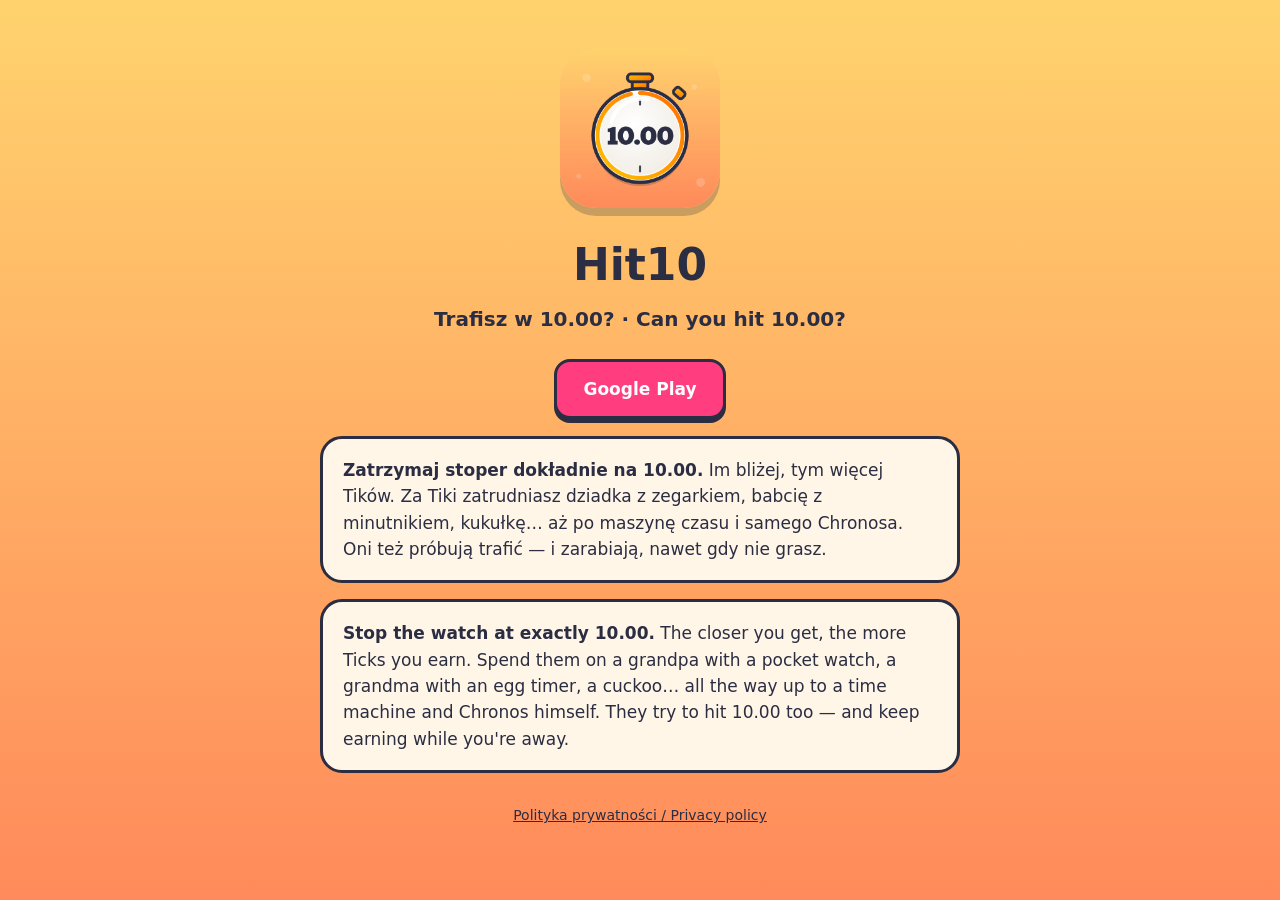
<file: site/hit10/index.html>
<!doctype html>
<html lang="pl">
<head>
<meta charset="utf-8">
<meta name="viewport" content="width=device-width, initial-scale=1">
<title>Hit10 — trafisz w 10.00?</title>
<meta name="description" content="Zatrzymaj stoper dokładnie na 10.00. Gra zręcznościowa i idle w jednym. / Stop the watch at exactly 10.00.">
<link rel="icon" href="icon.png">
<style>
  :root { --ink: #2B2D42; --accent: #FF3D7F; }
  body { margin: 0; min-height: 100vh; color: var(--ink);
         background: linear-gradient(#FFD36E, #FF8A5B);
         font: 17px/1.55 system-ui, -apple-system, "Segoe UI", Roboto, sans-serif; }
  main { max-width: 640px; margin: 0 auto; padding: 48px 16px; text-align: center; }
  img { width: 160px; height: 160px; border-radius: 36px;
        box-shadow: 0 8px 0 rgba(43,45,66,.25); }
  h1 { font-size: 44px; margin: 16px 0 0; }
  .tag { font-size: 20px; font-weight: 700; margin: 4px 0 24px; }
  .card { background: #FFF6E8; border: 3px solid var(--ink); border-radius: 22px;
          padding: 18px 20px; margin: 16px 0; text-align: left; }
  .btn { display: inline-block; background: var(--accent); color: #fff; font-weight: 800;
         text-decoration: none; padding: 14px 26px; border: 3px solid var(--ink);
         border-radius: 16px; box-shadow: 0 4px 0 var(--ink); }
  footer { margin-top: 32px; font-size: 14px; }
  footer a { color: var(--ink); }
</style>
</head>
<body>
<main>
  <img src="icon.png" alt="Hit10">
  <h1>Hit10</h1>
  <p class="tag">Trafisz w 10.00? · Can you hit 10.00?</p>
  <p><a class="btn" href="https://play.google.com/store/apps/details?id=io.github.dombearx.hit10">Google Play</a></p>
  <div class="card" lang="pl">
    <b>Zatrzymaj stoper dokładnie na 10.00.</b> Im bliżej, tym więcej Tików.
    Za Tiki zatrudniasz dziadka z zegarkiem, babcię z minutnikiem, kukułkę…
    aż po maszynę czasu i samego Chronosa. Oni też próbują trafić — i zarabiają,
    nawet gdy nie grasz.
  </div>
  <div class="card" lang="en">
    <b>Stop the watch at exactly 10.00.</b> The closer you get, the more Ticks
    you earn. Spend them on a grandpa with a pocket watch, a grandma with an
    egg timer, a cuckoo… all the way up to a time machine and Chronos himself.
    They try to hit 10.00 too — and keep earning while you're away.
  </div>
  <footer>
    <a href="privacy.html">Polityka prywatności / Privacy policy</a>
  </footer>
</main>
</body>
</html>
</file>
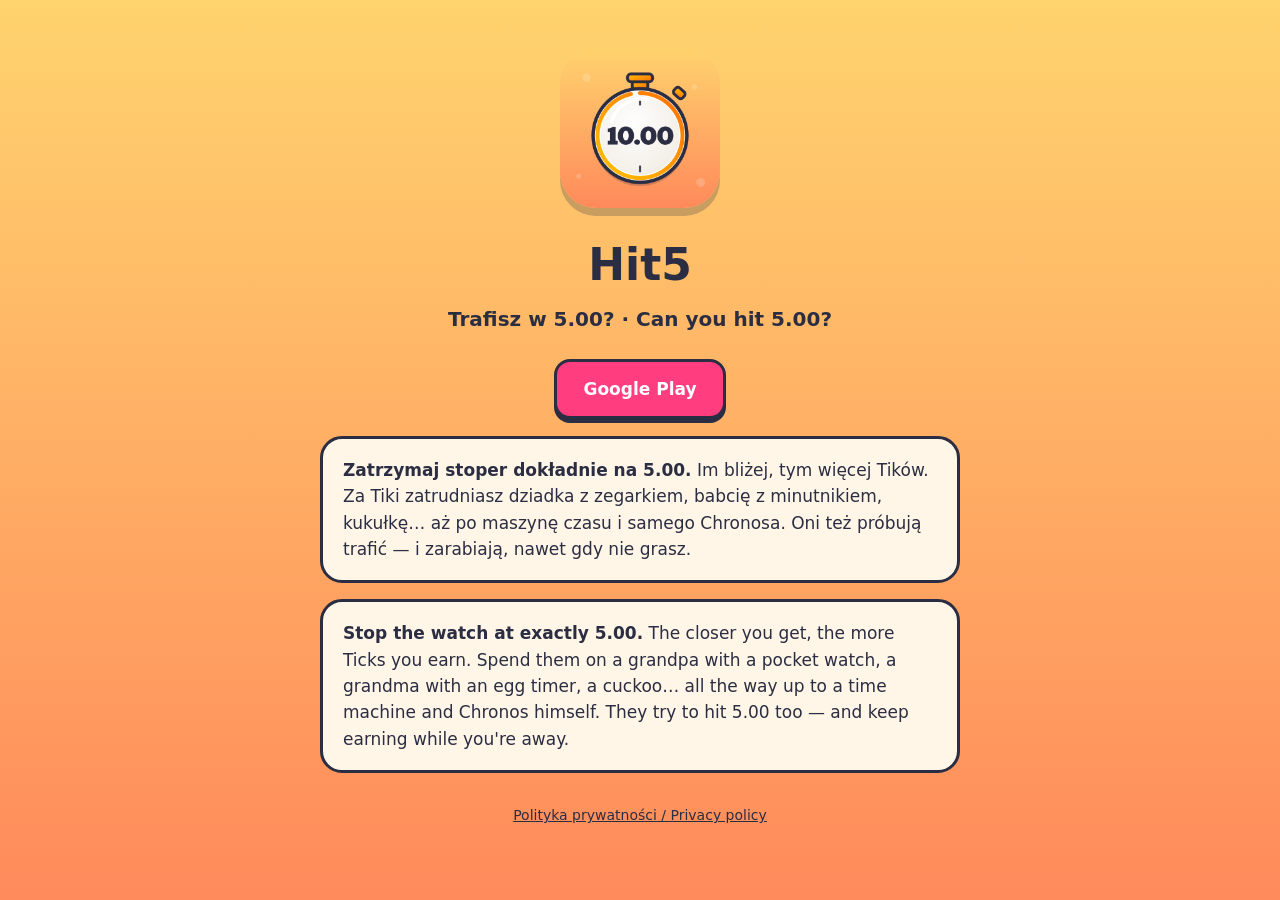
<file: site/hit5/index.html>
<!doctype html>
<html lang="pl">
<head>
<meta charset="utf-8">
<meta name="viewport" content="width=device-width, initial-scale=1">
<title>Hit5 — trafisz w 5.00?</title>
<meta name="description" content="Zatrzymaj stoper dokładnie na 5.00. Gra zręcznościowa i idle w jednym. / Stop the watch at exactly 5.00.">
<link rel="icon" href="icon.png">
<style>
  :root { --ink: #2B2D42; --accent: #FF3D7F; }
  body { margin: 0; min-height: 100vh; color: var(--ink);
         background: linear-gradient(#FFD36E, #FF8A5B);
         font: 17px/1.55 system-ui, -apple-system, "Segoe UI", Roboto, sans-serif; }
  main { max-width: 640px; margin: 0 auto; padding: 48px 16px; text-align: center; }
  img { width: 160px; height: 160px; border-radius: 36px;
        box-shadow: 0 8px 0 rgba(43,45,66,.25); }
  h1 { font-size: 44px; margin: 16px 0 0; }
  .tag { font-size: 20px; font-weight: 700; margin: 4px 0 24px; }
  .card { background: #FFF6E8; border: 3px solid var(--ink); border-radius: 22px;
          padding: 18px 20px; margin: 16px 0; text-align: left; }
  .btn { display: inline-block; background: var(--accent); color: #fff; font-weight: 800;
         text-decoration: none; padding: 14px 26px; border: 3px solid var(--ink);
         border-radius: 16px; box-shadow: 0 4px 0 var(--ink); }
  footer { margin-top: 32px; font-size: 14px; }
  footer a { color: var(--ink); }
</style>
</head>
<body>
<main>
  <img src="icon.png" alt="Hit5">
  <h1>Hit5</h1>
  <p class="tag">Trafisz w 5.00? · Can you hit 5.00?</p>
  <p><a class="btn" href="https://play.google.com/store/apps/details?id=io.github.dombearx.hit10">Google Play</a></p>
  <div class="card" lang="pl">
    <b>Zatrzymaj stoper dokładnie na 5.00.</b> Im bliżej, tym więcej Tików.
    Za Tiki zatrudniasz dziadka z zegarkiem, babcię z minutnikiem, kukułkę…
    aż po maszynę czasu i samego Chronosa. Oni też próbują trafić — i zarabiają,
    nawet gdy nie grasz.
  </div>
  <div class="card" lang="en">
    <b>Stop the watch at exactly 5.00.</b> The closer you get, the more Ticks
    you earn. Spend them on a grandpa with a pocket watch, a grandma with an
    egg timer, a cuckoo… all the way up to a time machine and Chronos himself.
    They try to hit 5.00 too — and keep earning while you're away.
  </div>
  <footer>
    <a href="privacy.html">Polityka prywatności / Privacy policy</a>
  </footer>
</main>
</body>
</html>
</file>
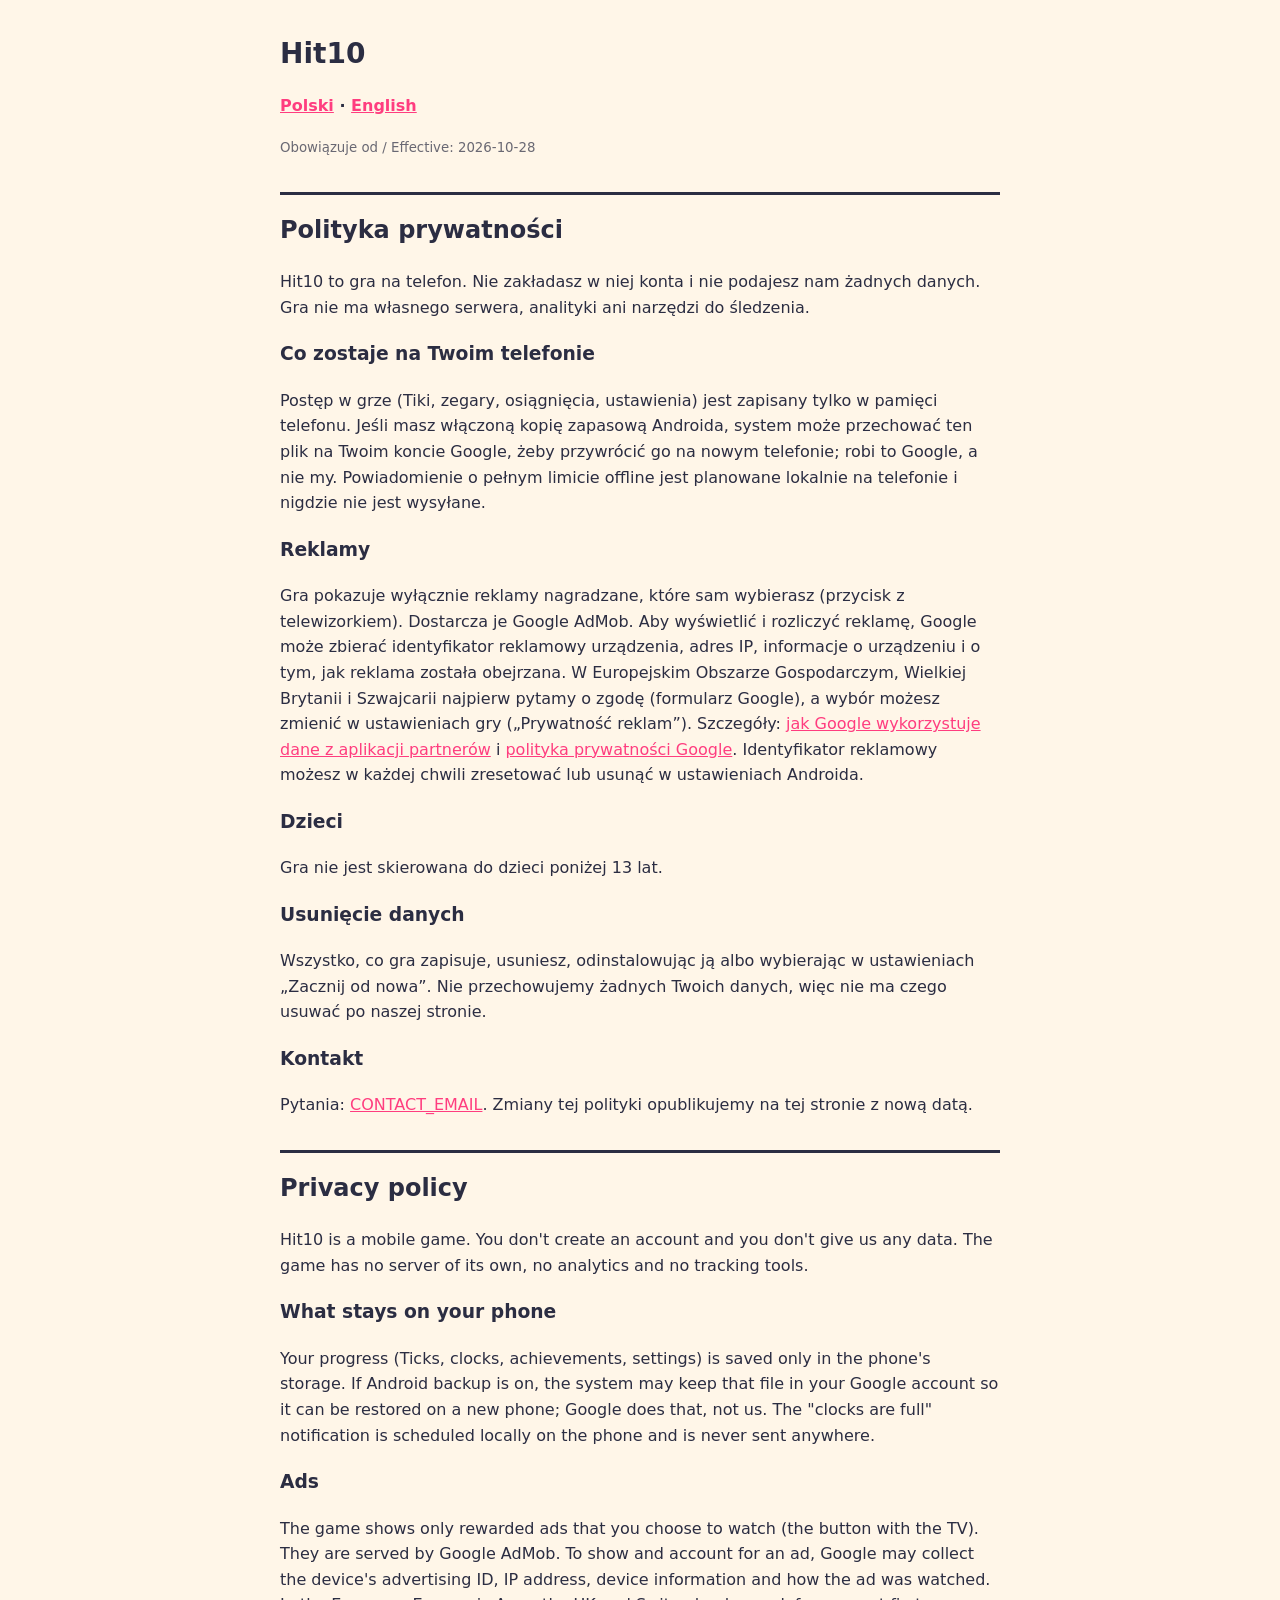
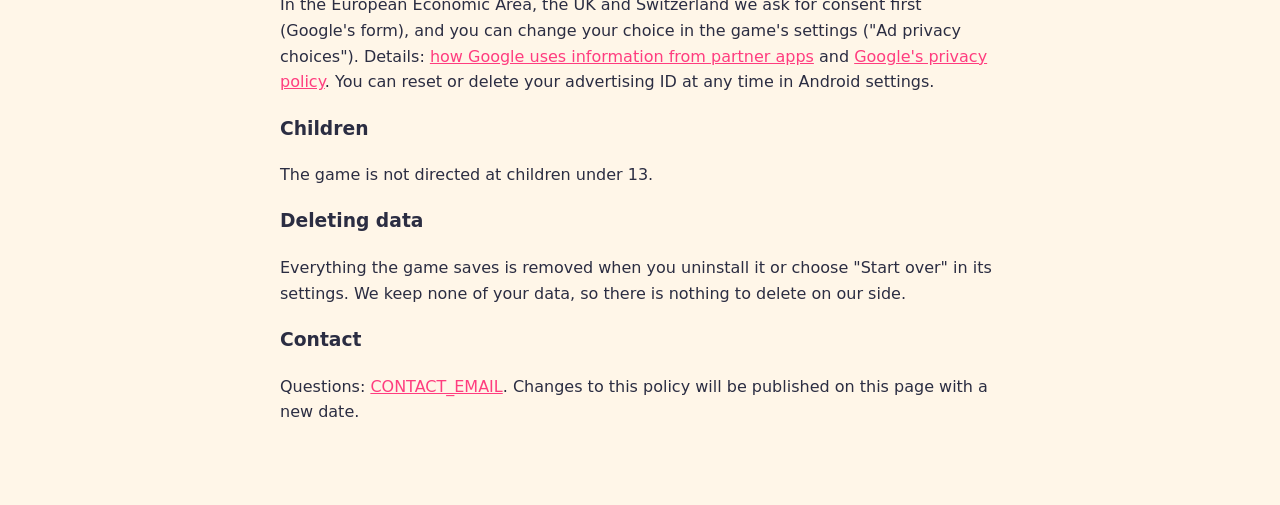
<file: site/hit10/privacy.html>
<!doctype html>
<html lang="pl">
<head>
<meta charset="utf-8">
<meta name="viewport" content="width=device-width, initial-scale=1">
<title>Hit10 — polityka prywatności / privacy policy</title>
<style>
  :root { --ink: #2B2D42; --bg: #FFF6E8; --accent: #FF3D7F; }
  body { margin: 0; background: var(--bg); color: var(--ink);
         font: 16px/1.6 system-ui, -apple-system, "Segoe UI", Roboto, sans-serif; }
  main { max-width: 720px; margin: 0 auto; padding: 32px 16px 64px; }
  h1 { font-size: 28px; margin: 0 0 4px; }
  h2 { margin-top: 32px; border-top: 3px solid var(--ink); padding-top: 16px; }
  a { color: var(--accent); }
  .lang { font-weight: 700; }
  small { opacity: .7; }
</style>
</head>
<body>
<main>
<h1>Hit10</h1>
<p class="lang"><a href="#pl">Polski</a> · <a href="#en">English</a></p>
<small>Obowiązuje od / Effective: 2026-10-28</small>

<h2 id="pl">Polityka prywatności</h2>
<p>Hit10 to gra na telefon. Nie zakładasz w niej konta i nie podajesz nam
żadnych danych. Gra nie ma własnego serwera, analityki ani narzędzi do
śledzenia.</p>
<h3>Co zostaje na Twoim telefonie</h3>
<p>Postęp w grze (Tiki, zegary, osiągnięcia, ustawienia) jest zapisany tylko
w pamięci telefonu. Jeśli masz włączoną kopię zapasową Androida, system może
przechować ten plik na Twoim koncie Google, żeby przywrócić go na nowym
telefonie; robi to Google, a nie my. Powiadomienie o pełnym limicie offline
jest planowane lokalnie na telefonie i nigdzie nie jest wysyłane.</p>
<h3>Reklamy</h3>
<p>Gra pokazuje wyłącznie reklamy nagradzane, które sam wybierasz (przycisk
z telewizorkiem). Dostarcza je Google AdMob. Aby wyświetlić i rozliczyć
reklamę, Google może zbierać identyfikator reklamowy urządzenia, adres IP,
informacje o urządzeniu i o tym, jak reklama została obejrzana. W Europejskim
Obszarze Gospodarczym, Wielkiej Brytanii i Szwajcarii najpierw pytamy
o zgodę (formularz Google), a wybór możesz zmienić w ustawieniach gry
(„Prywatność reklam”). Szczegóły:
<a href="https://policies.google.com/technologies/partner-sites">jak Google
wykorzystuje dane z aplikacji partnerów</a> i
<a href="https://policies.google.com/privacy">polityka prywatności Google</a>.
Identyfikator reklamowy możesz w każdej chwili zresetować lub usunąć
w ustawieniach Androida.</p>
<h3>Dzieci</h3>
<p>Gra nie jest skierowana do dzieci poniżej 13 lat.</p>
<h3>Usunięcie danych</h3>
<p>Wszystko, co gra zapisuje, usuniesz, odinstalowując ją albo wybierając
w ustawieniach „Zacznij od nowa”. Nie przechowujemy żadnych Twoich danych,
więc nie ma czego usuwać po naszej stronie.</p>
<h3>Kontakt</h3>
<p>Pytania: <a href="mailto:CONTACT_EMAIL">CONTACT_EMAIL</a>. Zmiany tej
polityki opublikujemy na tej stronie z nową datą.</p>

<h2 id="en">Privacy policy</h2>
<p>Hit10 is a mobile game. You don't create an account and you don't give us
any data. The game has no server of its own, no analytics and no tracking
tools.</p>
<h3>What stays on your phone</h3>
<p>Your progress (Ticks, clocks, achievements, settings) is saved only in the
phone's storage. If Android backup is on, the system may keep that file in
your Google account so it can be restored on a new phone; Google does that,
not us. The "clocks are full" notification is scheduled locally on the phone
and is never sent anywhere.</p>
<h3>Ads</h3>
<p>The game shows only rewarded ads that you choose to watch (the button with
the TV). They are served by Google AdMob. To show and account for an ad,
Google may collect the device's advertising ID, IP address, device
information and how the ad was watched. In the European Economic Area, the
UK and Switzerland we ask for consent first (Google's form), and you can
change your choice in the game's settings ("Ad privacy choices"). Details:
<a href="https://policies.google.com/technologies/partner-sites">how Google
uses information from partner apps</a> and
<a href="https://policies.google.com/privacy">Google's privacy policy</a>.
You can reset or delete your advertising ID at any time in Android settings.</p>
<h3>Children</h3>
<p>The game is not directed at children under 13.</p>
<h3>Deleting data</h3>
<p>Everything the game saves is removed when you uninstall it or choose
"Start over" in its settings. We keep none of your data, so there is nothing
to delete on our side.</p>
<h3>Contact</h3>
<p>Questions: <a href="mailto:CONTACT_EMAIL">CONTACT_EMAIL</a>. Changes to this
policy will be published on this page with a new date.</p>
</main>
</body>
</html>
</file>
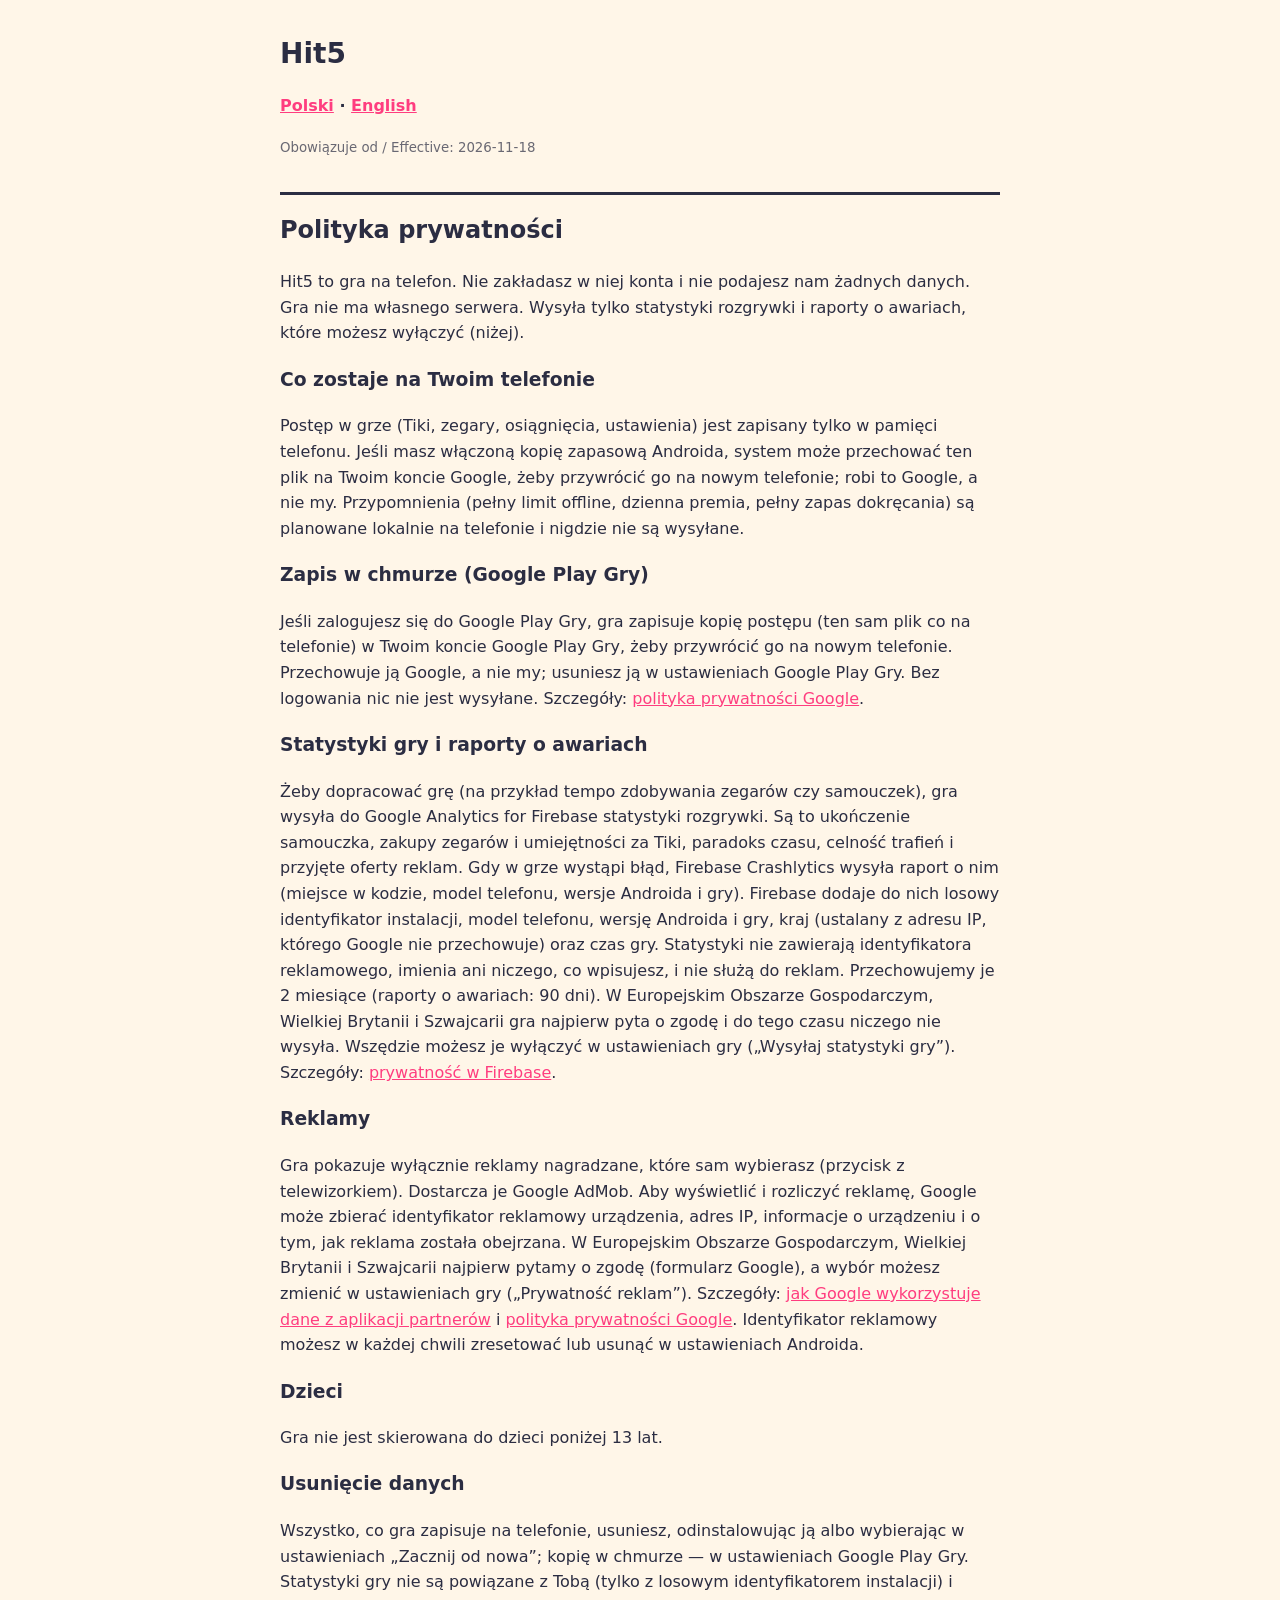
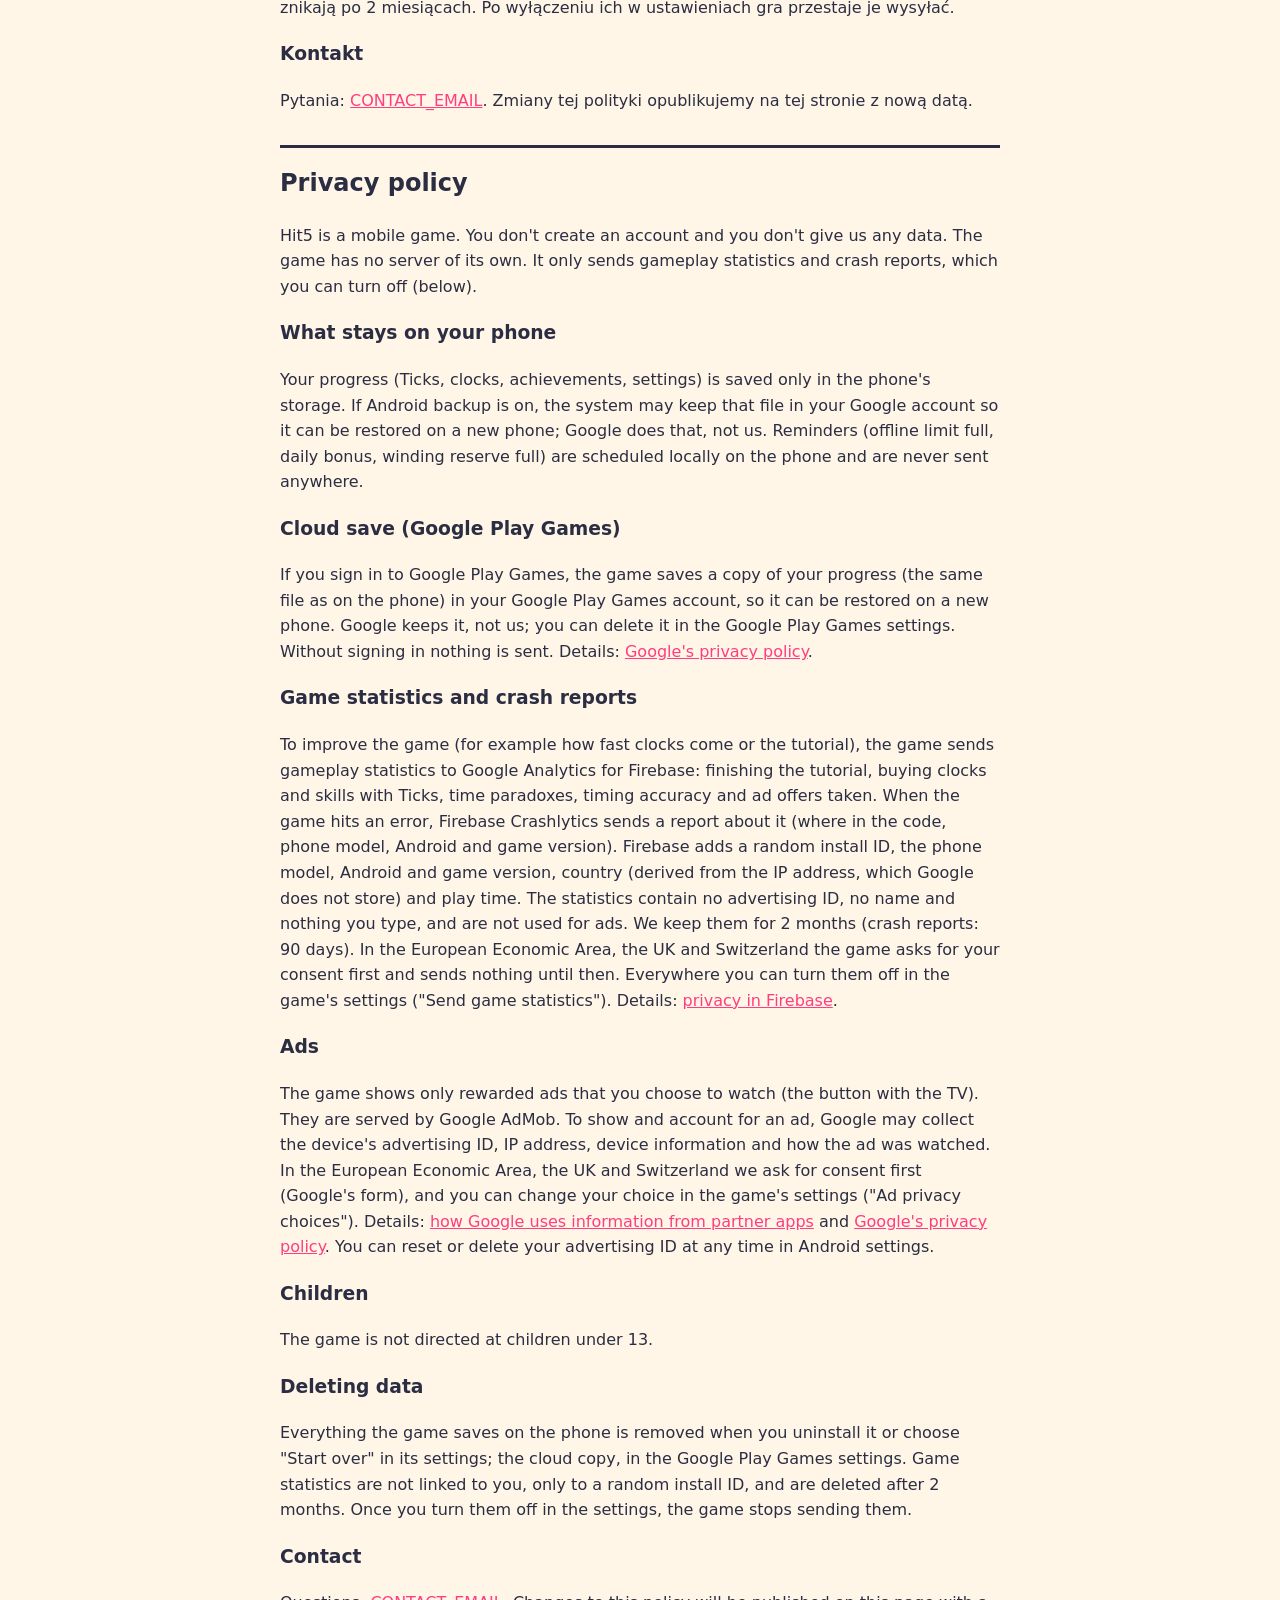
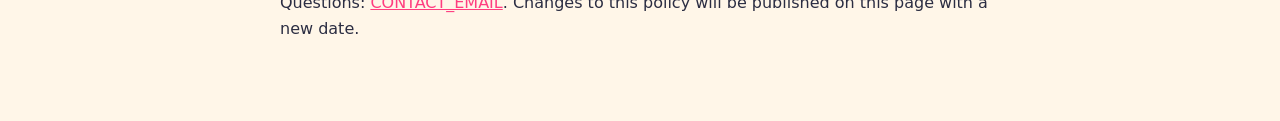
<file: site/hit5/privacy.html>
<!doctype html>
<html lang="pl">
<head>
<meta charset="utf-8">
<meta name="viewport" content="width=device-width, initial-scale=1">
<title>Hit5 — polityka prywatności / privacy policy</title>
<style>
  :root { --ink: #2B2D42; --bg: #FFF6E8; --accent: #FF3D7F; }
  body { margin: 0; background: var(--bg); color: var(--ink);
         font: 16px/1.6 system-ui, -apple-system, "Segoe UI", Roboto, sans-serif; }
  main { max-width: 720px; margin: 0 auto; padding: 32px 16px 64px; }
  h1 { font-size: 28px; margin: 0 0 4px; }
  h2 { margin-top: 32px; border-top: 3px solid var(--ink); padding-top: 16px; }
  a { color: var(--accent); }
  .lang { font-weight: 700; }
  small { opacity: .7; }
</style>
</head>
<body>
<main>
<h1>Hit5</h1>
<p class="lang"><a href="#pl">Polski</a> · <a href="#en">English</a></p>
<small>Obowiązuje od / Effective: 2026-11-18</small>

<h2 id="pl">Polityka prywatności</h2>
<p>Hit5 to gra na telefon. Nie zakładasz w niej konta i nie podajesz nam
żadnych danych. Gra nie ma własnego serwera. Wysyła tylko statystyki
rozgrywki i raporty o awariach, które możesz wyłączyć (niżej).</p>
<h3>Co zostaje na Twoim telefonie</h3>
<p>Postęp w grze (Tiki, zegary, osiągnięcia, ustawienia) jest zapisany tylko
w pamięci telefonu. Jeśli masz włączoną kopię zapasową Androida, system może
przechować ten plik na Twoim koncie Google, żeby przywrócić go na nowym
telefonie; robi to Google, a nie my. Przypomnienia (pełny limit offline,
dzienna premia, pełny zapas dokręcania) są planowane lokalnie na telefonie
i nigdzie nie są wysyłane.</p>
<h3>Zapis w chmurze (Google Play Gry)</h3>
<p>Jeśli zalogujesz się do Google Play Gry, gra zapisuje kopię postępu
(ten sam plik co na telefonie) w Twoim koncie Google Play Gry, żeby przywrócić
go na nowym telefonie. Przechowuje ją Google, a nie my; usuniesz ją
w ustawieniach Google Play Gry. Bez logowania nic nie jest wysyłane.
Szczegóły: <a href="https://policies.google.com/privacy">polityka
prywatności Google</a>.</p>
<h3>Statystyki gry i raporty o awariach</h3>
<p>Żeby dopracować grę (na przykład tempo zdobywania zegarów czy samouczek),
gra wysyła do Google Analytics for Firebase statystyki rozgrywki. Są to
ukończenie samouczka, zakupy zegarów i umiejętności za Tiki, paradoks
czasu, celność trafień i przyjęte oferty reklam. Gdy w grze wystąpi błąd,
Firebase Crashlytics wysyła raport o nim (miejsce w kodzie, model telefonu,
wersje Androida i gry). Firebase dodaje
do nich losowy identyfikator instalacji, model telefonu, wersję Androida
i gry, kraj (ustalany z adresu IP, którego Google nie przechowuje) oraz
czas gry. Statystyki nie zawierają identyfikatora reklamowego, imienia ani
niczego, co wpisujesz, i nie służą do reklam. Przechowujemy je 2 miesiące
(raporty o awariach: 90 dni). W Europejskim Obszarze Gospodarczym, Wielkiej
Brytanii i Szwajcarii gra najpierw pyta o zgodę i do tego czasu niczego nie
wysyła. Wszędzie możesz je wyłączyć w ustawieniach gry („Wysyłaj statystyki
gry”).
Szczegóły:
<a href="https://firebase.google.com/support/privacy">prywatność
w Firebase</a>.</p>
<h3>Reklamy</h3>
<p>Gra pokazuje wyłącznie reklamy nagradzane, które sam wybierasz (przycisk
z telewizorkiem). Dostarcza je Google AdMob. Aby wyświetlić i rozliczyć
reklamę, Google może zbierać identyfikator reklamowy urządzenia, adres IP,
informacje o urządzeniu i o tym, jak reklama została obejrzana. W Europejskim
Obszarze Gospodarczym, Wielkiej Brytanii i Szwajcarii najpierw pytamy
o zgodę (formularz Google), a wybór możesz zmienić w ustawieniach gry
(„Prywatność reklam”). Szczegóły:
<a href="https://policies.google.com/technologies/partner-sites">jak Google
wykorzystuje dane z aplikacji partnerów</a> i
<a href="https://policies.google.com/privacy">polityka prywatności Google</a>.
Identyfikator reklamowy możesz w każdej chwili zresetować lub usunąć
w ustawieniach Androida.</p>
<h3>Dzieci</h3>
<p>Gra nie jest skierowana do dzieci poniżej 13 lat.</p>
<h3>Usunięcie danych</h3>
<p>Wszystko, co gra zapisuje na telefonie, usuniesz, odinstalowując ją albo
wybierając w ustawieniach „Zacznij od nowa”; kopię w chmurze — w ustawieniach
Google Play Gry. Statystyki gry nie są powiązane z Tobą
(tylko z losowym identyfikatorem instalacji) i znikają po 2 miesiącach.
Po wyłączeniu ich w ustawieniach gra przestaje je wysyłać.</p>
<h3>Kontakt</h3>
<p>Pytania: <a href="mailto:CONTACT_EMAIL">CONTACT_EMAIL</a>. Zmiany tej
polityki opublikujemy na tej stronie z nową datą.</p>

<h2 id="en">Privacy policy</h2>
<p>Hit5 is a mobile game. You don't create an account and you don't give us
any data. The game has no server of its own. It only sends gameplay
statistics and crash reports, which you can turn off (below).</p>
<h3>What stays on your phone</h3>
<p>Your progress (Ticks, clocks, achievements, settings) is saved only in the
phone's storage. If Android backup is on, the system may keep that file in
your Google account so it can be restored on a new phone; Google does that,
not us. Reminders (offline limit full, daily bonus, winding reserve full)
are scheduled locally on the phone and are never sent anywhere.</p>
<h3>Cloud save (Google Play Games)</h3>
<p>If you sign in to Google Play Games, the game saves a copy of your
progress (the same file as on the phone) in your Google Play Games account,
so it can be restored on a new phone. Google keeps it, not us; you can
delete it in the Google Play Games settings. Without signing in nothing is
sent. Details: <a href="https://policies.google.com/privacy">Google's privacy
policy</a>.</p>
<h3>Game statistics and crash reports</h3>
<p>To improve the game (for example how fast clocks come or the tutorial),
the game sends gameplay statistics to Google Analytics for Firebase:
finishing the tutorial, buying clocks and skills with Ticks, time paradoxes,
timing accuracy and ad offers taken. When the game hits an error, Firebase
Crashlytics sends a report about it (where in the code, phone model,
Android and game version). Firebase adds a random
install ID, the phone model, Android and game version, country (derived from
the IP address, which Google does not store) and play time. The statistics
contain no advertising ID, no name and nothing you type, and are not used
for ads. We keep them for 2 months (crash reports: 90 days). In the European
Economic Area, the UK and Switzerland the game asks for your consent first
and sends nothing until then. Everywhere you can turn them off in the game's
settings ("Send game statistics"). Details:
<a href="https://firebase.google.com/support/privacy">privacy in
Firebase</a>.</p>
<h3>Ads</h3>
<p>The game shows only rewarded ads that you choose to watch (the button with
the TV). They are served by Google AdMob. To show and account for an ad,
Google may collect the device's advertising ID, IP address, device
information and how the ad was watched. In the European Economic Area, the
UK and Switzerland we ask for consent first (Google's form), and you can
change your choice in the game's settings ("Ad privacy choices"). Details:
<a href="https://policies.google.com/technologies/partner-sites">how Google
uses information from partner apps</a> and
<a href="https://policies.google.com/privacy">Google's privacy policy</a>.
You can reset or delete your advertising ID at any time in Android settings.</p>
<h3>Children</h3>
<p>The game is not directed at children under 13.</p>
<h3>Deleting data</h3>
<p>Everything the game saves on the phone is removed when you uninstall it or
choose "Start over" in its settings; the cloud copy, in the Google Play Games
settings. Game statistics are not linked to you, only
to a random install ID, and are deleted after 2 months. Once you turn them
off in the settings, the game stops sending them.</p>
<h3>Contact</h3>
<p>Questions: <a href="mailto:CONTACT_EMAIL">CONTACT_EMAIL</a>. Changes to this
policy will be published on this page with a new date.</p>
</main>
</body>
</html>
</file>
